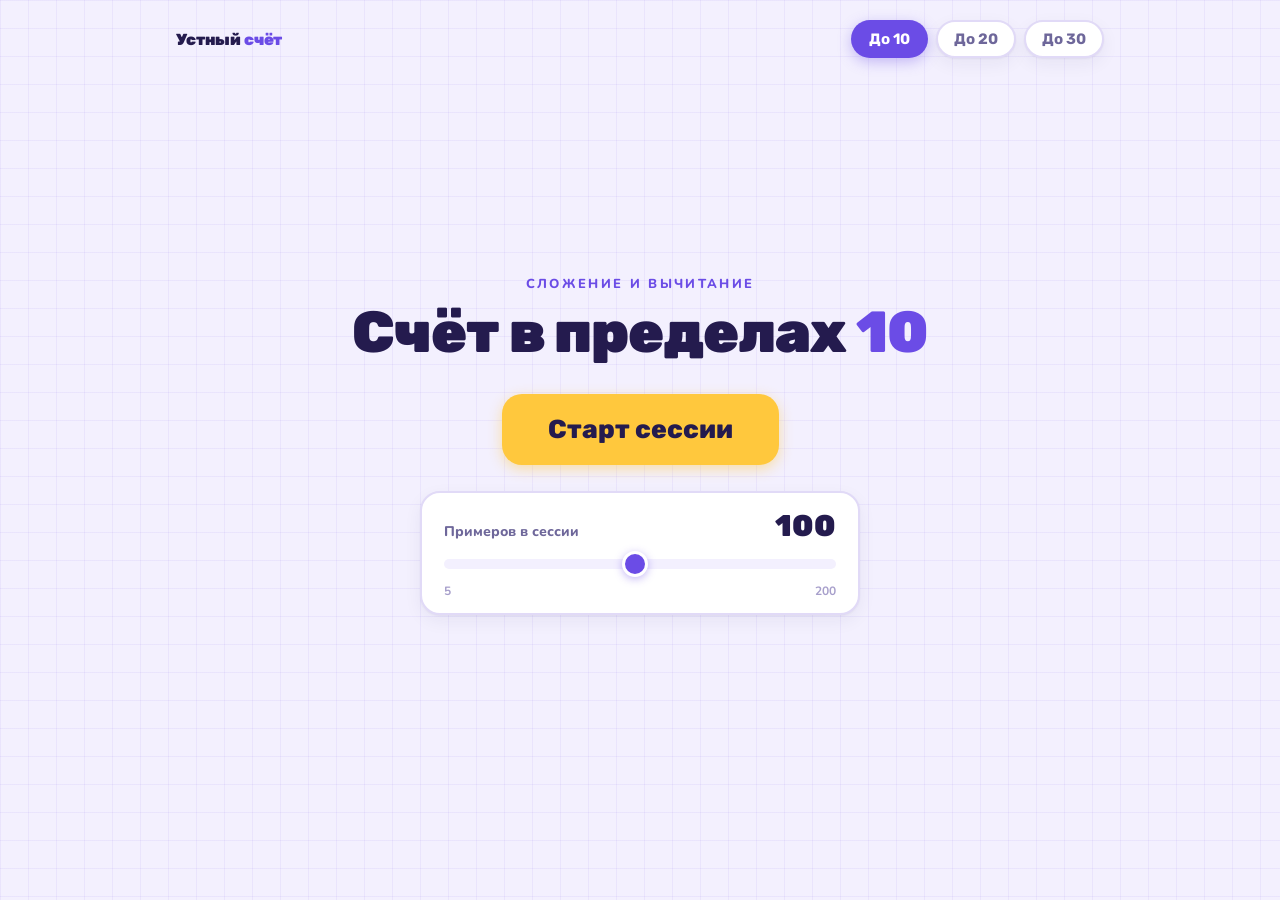
<file: index.html>
<!DOCTYPE html>
<html lang="ru">
<head>
<meta charset="utf-8">
<meta name="viewport" content="width=device-width, initial-scale=1, viewport-fit=cover">
<title>Счёт в пределах 10</title>
<link rel="preconnect" href="https://fonts.googleapis.com">
<link rel="preconnect" href="https://fonts.gstatic.com" crossorigin>
<link href="https://fonts.googleapis.com/css2?family=Nunito:wght@600;700;800&family=Rubik:wght@600;700;900&display=swap" rel="stylesheet">
<link rel="stylesheet" href="style.css">
</head>
<body data-limit="10">
<main class="app">

  <!-- МЕНЮ -->
  <nav class="nav" aria-label="Выбор счёта">
    <div class="nav-brand">Устный <span>счёт</span></div>
    <a class="nav-link is-active" href="index.html" aria-current="page">До 10</a>
    <a class="nav-link" href="20.html">До 20</a>
    <a class="nav-link" href="30.html">До 30</a>
  </nav>

  <!-- СТАРТ -->
  <section class="screen is-on" id="screen-start">
    <p class="eyebrow">Сложение и вычитание</p>
    <h1>Счёт в пределах <span class="accent">10</span></h1>

    <button class="btn btn-primary" id="btn-start">Старт сессии</button>

    <div class="setter">
      <div class="setter-top">
        <label class="setter-label" for="count">Примеров в сессии</label>
        <output id="count-out" for="count">100</output>
      </div>
      <input type="range" id="count" min="5" max="200" step="5" value="100">
      <div class="ticks"><span>5</span><span>200</span></div>
    </div>
  </section>

  <!-- СЕССИЯ -->
  <section class="screen" id="screen-play">
    <div class="bar">
      <span class="chip">Пример&nbsp;<b id="c-now">1</b>&nbsp;из&nbsp;<b id="c-total">100</b></span>
      <span class="chip ok"><span class="mark">✓</span><b id="c-right">0</b></span>
      <span class="chip bad"><span class="mark">✗</span><b id="c-wrong">0</b></span>
      <span class="spacer"></span>
      <button class="btn icon-btn" id="btn-sound" aria-pressed="true" title="Звук включён">🔊</button>
    </div>

    <div class="ribbon" id="ribbon" aria-hidden="true"></div>

    <div class="stage">
      <div class="card">
        <div class="num">
          <span id="a">7</span>
          <span class="op" id="op">+</span>
          <span id="b">2</span>
          <span class="op">=</span>
          <span class="slot" id="slot">?</span>
        </div>
        <div class="verdict" id="verdict" aria-live="polite"></div>
      </div>

      <p class="hint" id="hint"></p>

      <div class="pad" id="pad"></div>
    </div>

    <div class="controls">
      <button class="btn btn-ghost" id="btn-restart">Перезапустить</button>
      <button class="btn btn-ghost" id="btn-exit">Выйти</button>
    </div>
  </section>

  <!-- ИТОГИ -->
  <section class="screen" id="screen-done">
    <p class="eyebrow">Сессия закончена</p>
    <div class="score"><span id="d-pct">0</span><small>%</small></div>
    <p class="done-line" id="d-line">Верно 0 из 0</p>
    <p class="done-sub" id="d-sub">С ошибкой: 0</p>
    <div class="ribbon" id="d-ribbon" aria-hidden="true"></div>
    <div class="controls">
      <button class="btn btn-primary" id="btn-again">Ещё раз</button>
      <button class="btn btn-ghost" id="btn-home">В начало</button>
    </div>
  </section>

</main>

<script src="app.js"></script>
</body>
</html>
</file>
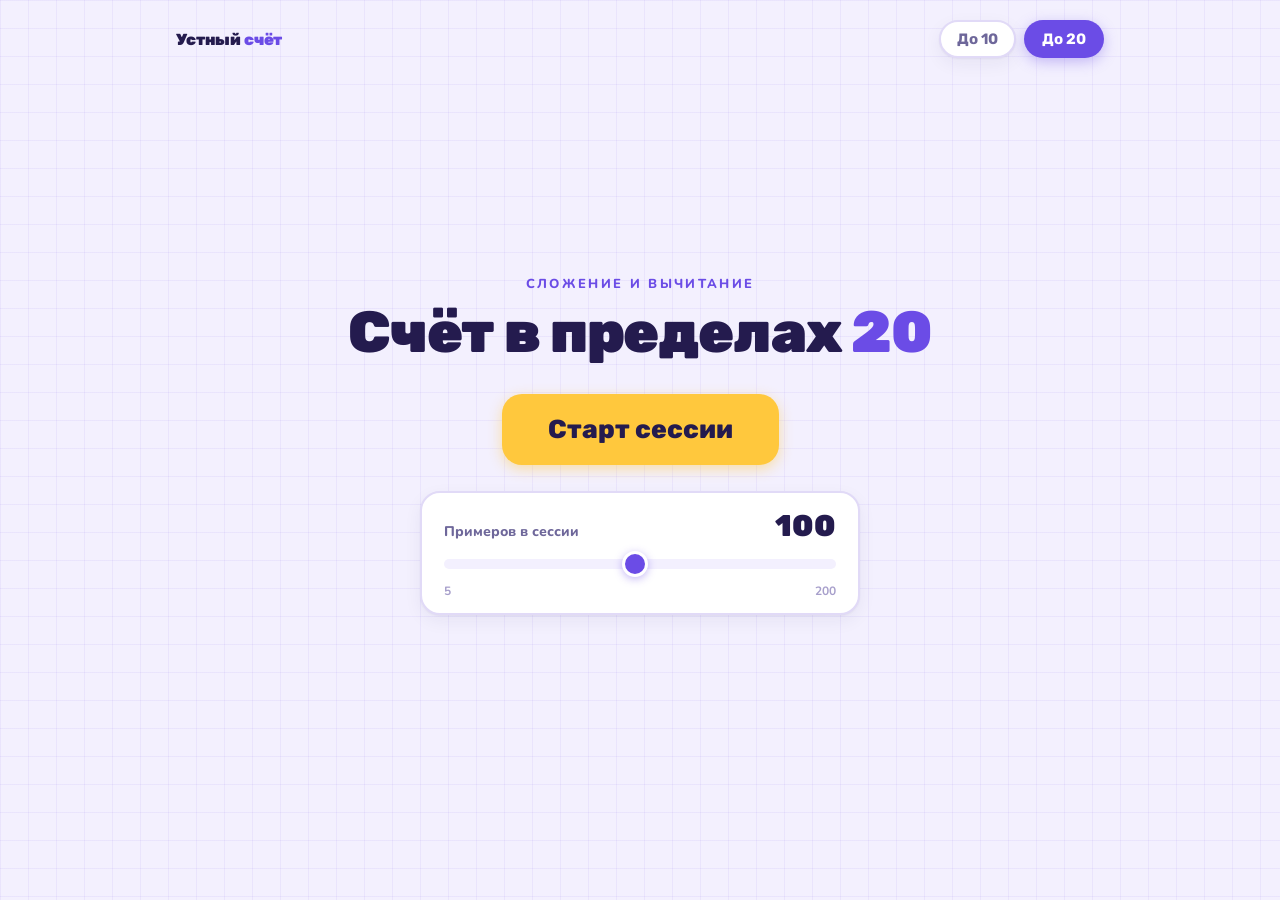
<file: 20.html>
<!DOCTYPE html>
<html lang="ru">
<head>
<meta charset="utf-8">
<meta name="viewport" content="width=device-width, initial-scale=1, viewport-fit=cover">
<title>Счёт в пределах 20</title>
<link rel="preconnect" href="https://fonts.googleapis.com">
<link rel="preconnect" href="https://fonts.gstatic.com" crossorigin>
<link href="https://fonts.googleapis.com/css2?family=Nunito:wght@600;700;800&family=Rubik:wght@600;700;900&display=swap" rel="stylesheet">
<link rel="stylesheet" href="style.css">
</head>
<body data-limit="20">
<main class="app">

  <!-- МЕНЮ -->
  <nav class="nav" aria-label="Выбор счёта">
    <div class="nav-brand">Устный <span>счёт</span></div>
    <a class="nav-link" href="index.html">До 10</a>
    <a class="nav-link is-active" href="20.html" aria-current="page">До 20</a>
  </nav>

  <!-- СТАРТ -->
  <section class="screen is-on" id="screen-start">
    <p class="eyebrow">Сложение и вычитание</p>
    <h1>Счёт в пределах <span class="accent">20</span></h1>

    <button class="btn btn-primary" id="btn-start">Старт сессии</button>

    <div class="setter">
      <div class="setter-top">
        <label class="setter-label" for="count">Примеров в сессии</label>
        <output id="count-out" for="count">100</output>
      </div>
      <input type="range" id="count" min="5" max="200" step="5" value="100">
      <div class="ticks"><span>5</span><span>200</span></div>
    </div>
  </section>

  <!-- СЕССИЯ -->
  <section class="screen" id="screen-play">
    <div class="bar">
      <span class="chip">Пример&nbsp;<b id="c-now">1</b>&nbsp;из&nbsp;<b id="c-total">100</b></span>
      <span class="chip ok"><span class="mark">✓</span><b id="c-right">0</b></span>
      <span class="chip bad"><span class="mark">✗</span><b id="c-wrong">0</b></span>
      <span class="spacer"></span>
      <button class="btn icon-btn" id="btn-sound" aria-pressed="true" title="Звук включён">🔊</button>
    </div>

    <div class="ribbon" id="ribbon" aria-hidden="true"></div>

    <div class="stage">
      <div class="card">
        <div class="num">
          <span id="a">7</span>
          <span class="op" id="op">+</span>
          <span id="b">2</span>
          <span class="op">=</span>
          <span class="slot" id="slot">?</span>
        </div>
        <div class="verdict" id="verdict" aria-live="polite"></div>
      </div>

      <p class="hint" id="hint"></p>

      <div class="pad" id="pad"></div>
    </div>

    <div class="controls">
      <button class="btn btn-ghost" id="btn-restart">Перезапустить</button>
      <button class="btn btn-ghost" id="btn-exit">Выйти</button>
    </div>
  </section>

  <!-- ИТОГИ -->
  <section class="screen" id="screen-done">
    <p class="eyebrow">Сессия закончена</p>
    <div class="score"><span id="d-pct">0</span><small>%</small></div>
    <p class="done-line" id="d-line">Верно 0 из 0</p>
    <p class="done-sub" id="d-sub">С ошибкой: 0</p>
    <div class="ribbon" id="d-ribbon" aria-hidden="true"></div>
    <div class="controls">
      <button class="btn btn-primary" id="btn-again">Ещё раз</button>
      <button class="btn btn-ghost" id="btn-home">В начало</button>
    </div>
  </section>

</main>

<script src="app.js"></script>
</body>
</html>
</file>
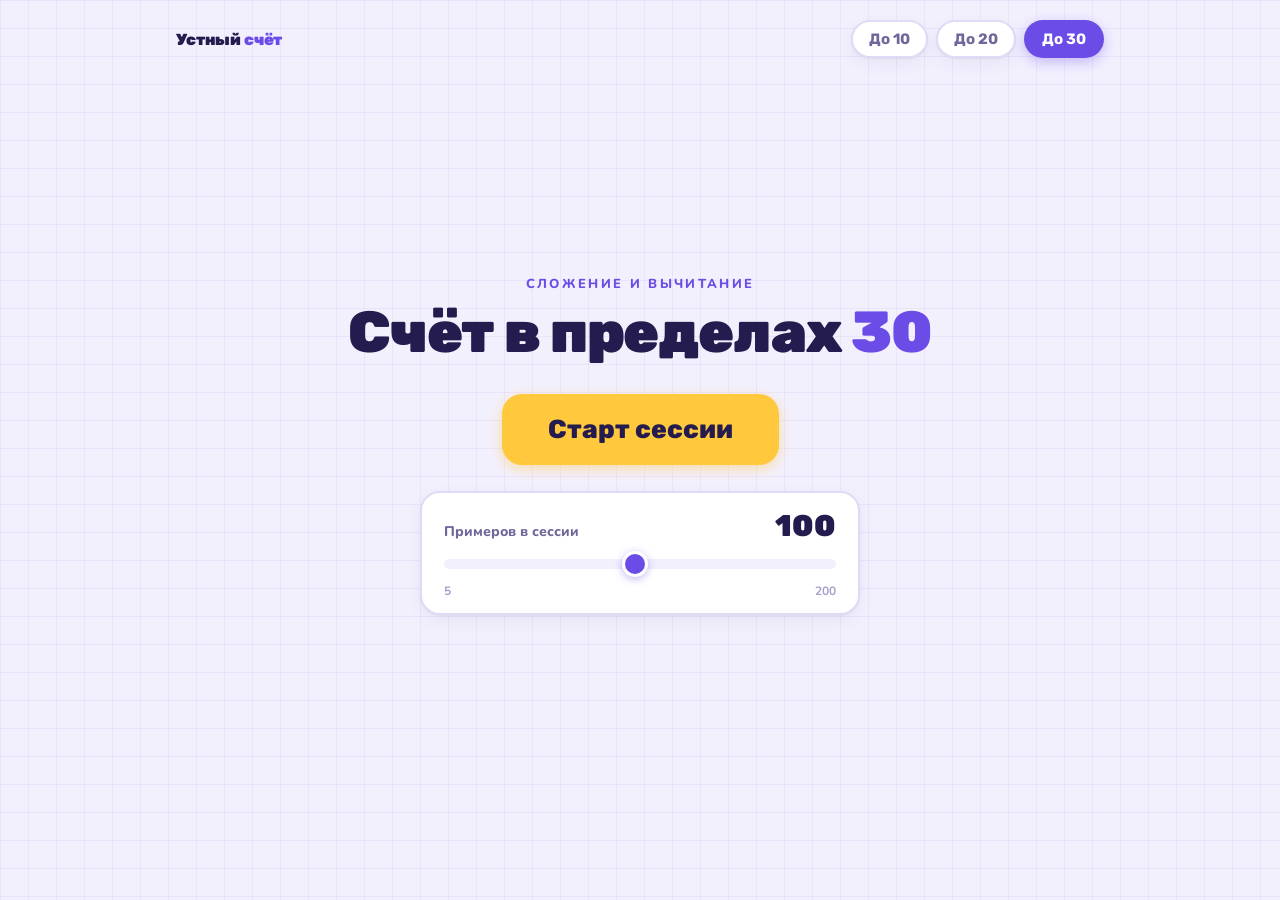
<file: 30.html>
<!DOCTYPE html>
<html lang="ru">
<head>
<meta charset="utf-8">
<meta name="viewport" content="width=device-width, initial-scale=1, viewport-fit=cover">
<title>Счёт в пределах 30</title>
<link rel="preconnect" href="https://fonts.googleapis.com">
<link rel="preconnect" href="https://fonts.gstatic.com" crossorigin>
<link href="https://fonts.googleapis.com/css2?family=Nunito:wght@600;700;800&family=Rubik:wght@600;700;900&display=swap" rel="stylesheet">
<link rel="stylesheet" href="style.css">
</head>
<body data-limit="30">
<main class="app">

  <!-- МЕНЮ -->
  <nav class="nav" aria-label="Выбор счёта">
    <div class="nav-brand">Устный <span>счёт</span></div>
    <a class="nav-link" href="index.html">До 10</a>
    <a class="nav-link" href="20.html">До 20</a>
    <a class="nav-link is-active" href="30.html" aria-current="page">До 30</a>
  </nav>

  <!-- СТАРТ -->
  <section class="screen is-on" id="screen-start">
    <p class="eyebrow">Сложение и вычитание</p>
    <h1>Счёт в пределах <span class="accent">30</span></h1>

    <button class="btn btn-primary" id="btn-start">Старт сессии</button>

    <div class="setter">
      <div class="setter-top">
        <label class="setter-label" for="count">Примеров в сессии</label>
        <output id="count-out" for="count">100</output>
      </div>
      <input type="range" id="count" min="5" max="200" step="5" value="100">
      <div class="ticks"><span>5</span><span>200</span></div>
    </div>
  </section>

  <!-- СЕССИЯ -->
  <section class="screen" id="screen-play">
    <div class="bar">
      <span class="chip">Пример&nbsp;<b id="c-now">1</b>&nbsp;из&nbsp;<b id="c-total">100</b></span>
      <span class="chip ok"><span class="mark">✓</span><b id="c-right">0</b></span>
      <span class="chip bad"><span class="mark">✗</span><b id="c-wrong">0</b></span>
      <span class="spacer"></span>
      <button class="btn icon-btn" id="btn-sound" aria-pressed="true" title="Звук включён">🔊</button>
    </div>

    <div class="ribbon" id="ribbon" aria-hidden="true"></div>

    <div class="stage">
      <div class="card">
        <div class="num">
          <span id="a">7</span>
          <span class="op" id="op">+</span>
          <span id="b">2</span>
          <span class="op">=</span>
          <span class="slot" id="slot">?</span>
        </div>
        <div class="verdict" id="verdict" aria-live="polite"></div>
      </div>

      <p class="hint" id="hint"></p>

      <div class="pad" id="pad"></div>
    </div>

    <div class="controls">
      <button class="btn btn-ghost" id="btn-restart">Перезапустить</button>
      <button class="btn btn-ghost" id="btn-exit">Выйти</button>
    </div>
  </section>

  <!-- ИТОГИ -->
  <section class="screen" id="screen-done">
    <p class="eyebrow">Сессия закончена</p>
    <div class="score"><span id="d-pct">0</span><small>%</small></div>
    <p class="done-line" id="d-line">Верно 0 из 0</p>
    <p class="done-sub" id="d-sub">С ошибкой: 0</p>
    <div class="ribbon" id="d-ribbon" aria-hidden="true"></div>
    <div class="controls">
      <button class="btn btn-primary" id="btn-again">Ещё раз</button>
      <button class="btn btn-ghost" id="btn-home">В начало</button>
    </div>
  </section>

</main>

<script src="app.js"></script>
</body>
</html>
</file>
<file: style.css>
:root{
  --ink:#241B4E;
  --mute:#6E679A;
  --grape:#6B4CE6;
  --lav:#F3F0FE;
  --edge:#E1DAF7;
  --sun:#FFC83D;
  --mint:#25C685;
  --coral:#FF5A5F;
  --paper:#FFFFFF;
  --line:rgba(107,76,230,.07);
  --lift:0 1px 2px rgba(36,27,78,.05), 0 6px 18px rgba(36,27,78,.06);
  --lift-lg:0 2px 4px rgba(36,27,78,.05), 0 14px 34px rgba(36,27,78,.08);
}

*{box-sizing:border-box}
html,body{height:100%}
body{
  margin:0;
  font-family:"Nunito",system-ui,-apple-system,"Segoe UI",sans-serif;
  color:var(--ink);
  background-color:var(--lav);
  background-image:linear-gradient(var(--line) 1px,transparent 1px),
                   linear-gradient(90deg,var(--line) 1px,transparent 1px);
  background-size:28px 28px;
  -webkit-tap-highlight-color:transparent;
}

.app{
  min-height:100%;
  max-width:960px;
  margin:0 auto;
  padding:20px 16px 32px;
  display:flex;
  flex-direction:column;
}
.screen{display:none;flex:1;flex-direction:column}
.screen.is-on{display:flex}

h1,.num,.chip,.btn,.key-num,.score,#count-out,.nav-brand,.nav-link{font-family:"Rubik","Nunito",sans-serif}

/* ---------- Верхнее меню ---------- */
.nav{display:flex;align-items:center;gap:8px;flex-wrap:wrap;margin-bottom:18px}
.nav-brand{font-weight:900;font-size:16px;letter-spacing:-.01em;margin-right:auto}
.nav-brand span{color:var(--grape)}
.nav-link{
  font-weight:700;font-size:15px;text-decoration:none;
  color:var(--mute);background:var(--paper);
  border:2px solid var(--edge);border-radius:99px;
  padding:8px 16px;box-shadow:var(--lift);
  transition:transform .12s ease,box-shadow .12s ease,background .12s ease,border-color .12s ease,color .12s ease;
}
.nav-link:hover{color:var(--ink);border-color:#C9BEF2;transform:translateY(-1px);box-shadow:var(--lift-lg)}
.nav-link:focus-visible{outline:3px solid var(--grape);outline-offset:3px}
.nav-link.is-active{
  background:var(--grape);border-color:transparent;color:var(--paper);
  box-shadow:0 4px 14px rgba(107,76,230,.35);
}
.nav-link.is-active:hover{color:var(--paper);transform:none}

/* ---------- Стартовый экран ---------- */
#screen-start{justify-content:center;align-items:center;text-align:center;padding-bottom:6vh}
.eyebrow{
  font-weight:800;font-size:13px;letter-spacing:.18em;text-transform:uppercase;
  color:var(--grape);margin:0 0 10px;
}
h1{
  font-weight:900;font-size:clamp(34px,8.5vw,58px);line-height:1.05;margin:0 0 30px;
  letter-spacing:-.02em;
}
h1 .accent{color:var(--grape)}

.btn{
  font-weight:800;font-size:17px;cursor:pointer;
  border:2px solid var(--edge);border-radius:16px;
  background:var(--paper);color:var(--ink);
  padding:13px 20px;box-shadow:var(--lift);
  transition:transform .12s ease,box-shadow .12s ease,background .12s ease,border-color .12s ease;
}
.btn:hover{transform:translateY(-1px);box-shadow:var(--lift-lg)}
.btn:active{transform:translateY(1px);box-shadow:none}
.btn:focus-visible{outline:3px solid var(--grape);outline-offset:3px}
.btn-primary{
  background:var(--sun);border-color:transparent;
  font-size:clamp(20px,4.6vw,26px);padding:18px 44px;border-radius:20px;
  box-shadow:0 4px 14px rgba(255,200,61,.45);
}
.btn-primary:hover{box-shadow:0 8px 22px rgba(255,200,61,.5)}
.btn-ghost{background:transparent;box-shadow:none;border-color:transparent;color:var(--mute);font-size:15px;padding:11px 16px}
.btn-ghost:hover{background:var(--paper);box-shadow:var(--lift);transform:none}

.setter{
  margin-top:26px;width:min(440px,100%);
  background:var(--paper);border:2px solid var(--edge);border-radius:20px;
  box-shadow:var(--lift);padding:18px 22px 14px;
}
.setter-top{display:flex;align-items:baseline;justify-content:space-between;gap:12px;margin-bottom:12px}
.setter-label{font-weight:800;font-size:14px;color:var(--mute)}
#count-out{font-weight:900;font-size:30px;line-height:1}
.ticks{display:flex;justify-content:space-between;font-size:12px;font-weight:700;color:#A79FCB;margin-top:8px}

input[type=range]{-webkit-appearance:none;appearance:none;width:100%;background:transparent;margin:0;cursor:pointer}
input[type=range]::-webkit-slider-runnable-track{height:10px;background:var(--lav);border-radius:99px}
input[type=range]::-webkit-slider-thumb{-webkit-appearance:none;width:26px;height:26px;margin-top:-8px;border-radius:50%;background:var(--grape);border:3px solid var(--paper);box-shadow:0 2px 8px rgba(107,76,230,.4)}
input[type=range]::-moz-range-track{height:10px;background:var(--lav);border-radius:99px}
input[type=range]::-moz-range-thumb{width:22px;height:22px;border-radius:50%;background:var(--grape);border:3px solid var(--paper);box-shadow:0 2px 8px rgba(107,76,230,.4)}
input[type=range]:focus-visible{outline:3px solid var(--grape);outline-offset:6px;border-radius:99px}

/* ---------- Сессия ---------- */
.bar{display:flex;align-items:center;gap:8px;flex-wrap:wrap;margin-bottom:12px}
.chip{
  display:inline-flex;align-items:center;gap:7px;
  background:var(--paper);border:2px solid var(--edge);border-radius:99px;
  padding:7px 15px;font-weight:700;font-size:14px;color:var(--mute);
}
.chip b{font-size:18px;font-weight:900;color:var(--ink)}
.chip.ok{background:#EAFAF3;border-color:#CDEEE0}
.chip.bad{background:#FFF0F0;border-color:#FBD9DA}
.chip .mark{font-size:16px;line-height:1}
.chip.ok .mark{color:var(--mint)}
.chip.bad .mark{color:var(--coral)}
.spacer{flex:1}
.icon-btn{width:40px;height:40px;padding:0;font-size:17px;border-radius:12px;display:grid;place-items:center;box-shadow:none;border-color:transparent;background:transparent;opacity:.6}
.icon-btn:hover{opacity:1;background:var(--paper);box-shadow:var(--lift);transform:none}

.ribbon{display:flex;gap:1px;height:8px;margin-bottom:20px}
.ribbon i{flex:1;min-width:0;background:#E2DCF6;border-radius:2px}
.ribbon i.ok{background:var(--mint)}
.ribbon i.bad{background:var(--coral)}
.ribbon i.now{background:var(--grape)}

.stage{flex:1;display:flex;flex-direction:column;justify-content:center;gap:18px}

.card{
  background:var(--paper);border:2px solid var(--edge);border-radius:24px;
  box-shadow:var(--lift-lg);padding:27px 20px 23px;text-align:center;
}
/* Снизу под вердикт («Верно!» / «Правильный ответ: N») зарезервирована
   строка, и пока она пустая, уравнение уезжает вверх. Такая же полоса
   сверху держит его по центру карточки — и без прыжка при ответе. */
.card::before{
  content:"";display:block;
  font-size:clamp(15px,4vw,19px);min-height:1.6em;margin-bottom:14px;
}
.num{
  font-weight:900;font-size:clamp(48px,13vw,92px);line-height:1;letter-spacing:-.03em;
  display:flex;align-items:center;justify-content:center;gap:clamp(10px,3vw,24px);
}
/* Знаки +, −, = в Rubik сидят на математической оси: их оптический центр
   на ~.055em ниже центра цифр. Поднимаем, чтобы строка читалась ровной. */
.op{color:var(--grape);font-weight:700;transform:translateY(-.055em)}
.slot{
  min-width:clamp(62px,16vw,116px);
  border:3px dashed var(--edge);border-radius:18px;
  padding:0 8px;color:#C3BAE6;
  transition:background .15s ease,border-color .15s ease,color .15s ease;
}
.slot.typing{border-style:solid;border-color:var(--grape);color:var(--ink)}
.slot.filled{border-style:solid;color:var(--paper)}
.slot.right{background:var(--mint);border-color:var(--mint)}
.slot.wrong{background:var(--coral);border-color:var(--coral)}
.verdict{margin-top:14px;font-weight:800;font-size:clamp(15px,4vw,19px);min-height:1.6em;color:var(--mute)}
.verdict.right{color:var(--mint)}
.verdict.wrong{color:var(--coral)}

.hint{text-align:center;font-weight:700;font-size:14px;color:var(--mute);margin:0}

/* Телефонная раскладка: 1–9, снизу ⌫ 0 ✓. Ответ набирается, а не выбирается
   из ряда чисел — по ряду ребёнок просто отсчитывал нужную клавишу. */
.pad{
  display:grid;grid-template-columns:repeat(3,1fr);gap:10px;
  width:min(300px,100%);margin:0 auto;
}
.key{
  cursor:pointer;background:var(--paper);color:var(--ink);
  border:2px solid var(--edge);border-radius:16px;box-shadow:var(--lift);
  padding:0;height:clamp(54px,13vw,68px);
  display:grid;place-items:center;
  transition:transform .12s ease,box-shadow .12s ease,background .12s ease,border-color .12s ease,opacity .12s ease;
}
.key-num{font-weight:900;font-size:clamp(24px,6vw,30px);line-height:1}
.key-glyph{font-weight:800;font-size:clamp(20px,5vw,25px);line-height:1}
.key-ok{background:var(--mint);border-color:transparent;color:var(--paper);box-shadow:0 4px 14px rgba(37,198,133,.35)}
.key-ok:hover:not(:disabled){box-shadow:0 8px 20px rgba(37,198,133,.4)}
.key-del{background:transparent;border-color:transparent;color:var(--mute);box-shadow:none}
.key-del:hover:not(:disabled){background:var(--paper);border-color:var(--edge)}
.key:hover:not(:disabled){transform:translateY(-2px);box-shadow:var(--lift-lg)}
.key:hover:not(:disabled):not(.key-fn){border-color:#C9BEF2}
.key:active:not(:disabled),.key.is-hit{transform:translateY(1px);box-shadow:none}
.key:focus-visible{outline:3px solid var(--grape);outline-offset:3px}
.key:disabled{cursor:default;opacity:.35;box-shadow:none}

.controls{display:flex;gap:8px;justify-content:center;margin-top:24px}

/* ---------- Итоги ---------- */
#screen-done{justify-content:center;align-items:center;text-align:center}
.score{font-weight:900;font-size:clamp(60px,18vw,124px);line-height:.9;letter-spacing:-.04em}
.score small{font-size:.34em;color:var(--grape)}
.done-line{font-weight:800;font-size:18px;margin:12px 0 4px}
.done-sub{font-weight:700;color:var(--mute);margin:0 0 24px}
#screen-done .ribbon{width:min(440px,100%);margin-bottom:26px}

@media (max-width:720px){
  .app{padding:14px 12px 24px}
  .nav-brand{font-size:15px}
}
@media (max-width:400px){
  .pad{gap:8px}
  .chip{font-size:13px;padding:6px 12px}
  .nav-link{font-size:14px;padding:7px 13px}
}
@media (prefers-reduced-motion:reduce){
  *{animation:none!important;transition:none!important}
}
</file>
